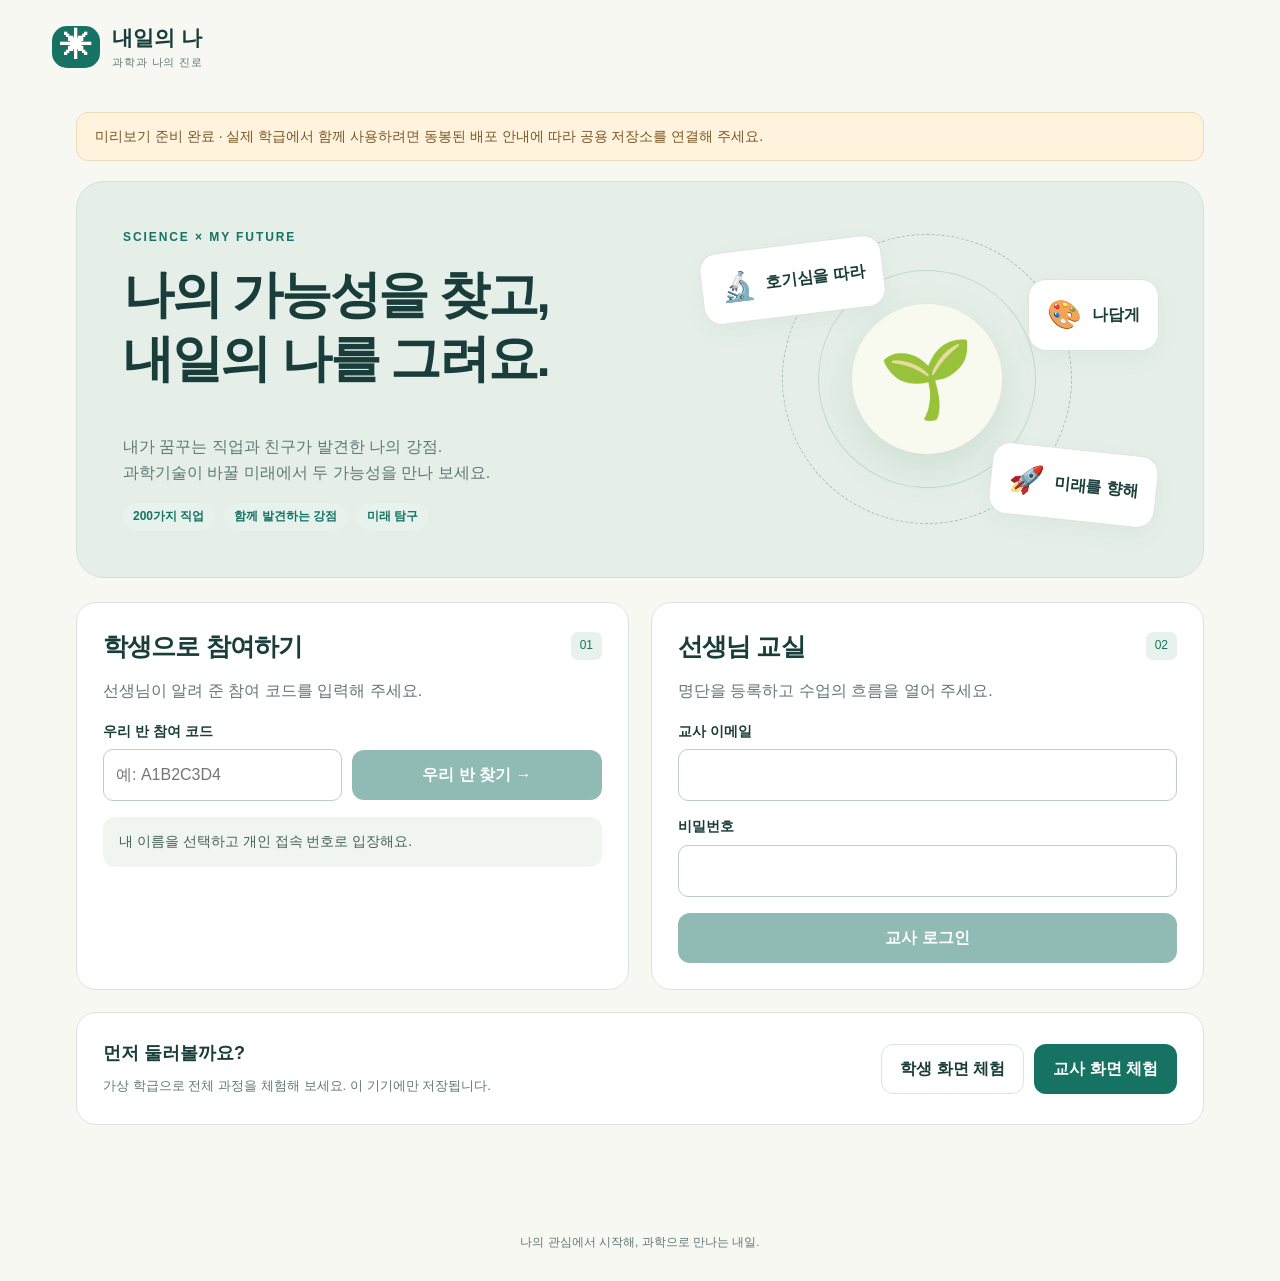
<file: index.html>
<!doctype html>
<html lang="ko"><head><meta charset="UTF-8"><meta name="viewport" content="width=device-width,initial-scale=1"><meta name="robots" content="noindex,nofollow"><title>내일의 나 · 과학과 나의 진로</title><link rel="stylesheet" href="style.css"><script src="vendor/qrcode.js"></script><script src="config.js"></script><script src="jobs.js"></script><script src="core.js"></script><script defer src="app.js"></script></head>
<body><header><a class="brand" href="./"><span class="brand-mark">✳</span><span>내일의 나<small>과학과 나의 진로</small></span></a><div id="header-actions"></div></header><main id="app"></main><div id="toast" role="status" aria-live="polite"></div><footer>나의 관심에서 시작해, 과학으로 만나는 내일.</footer><dialog id="modal"><div id="modal-body"></div><button id="close-modal" class="secondary">닫기</button></dialog></body></html>
</file>
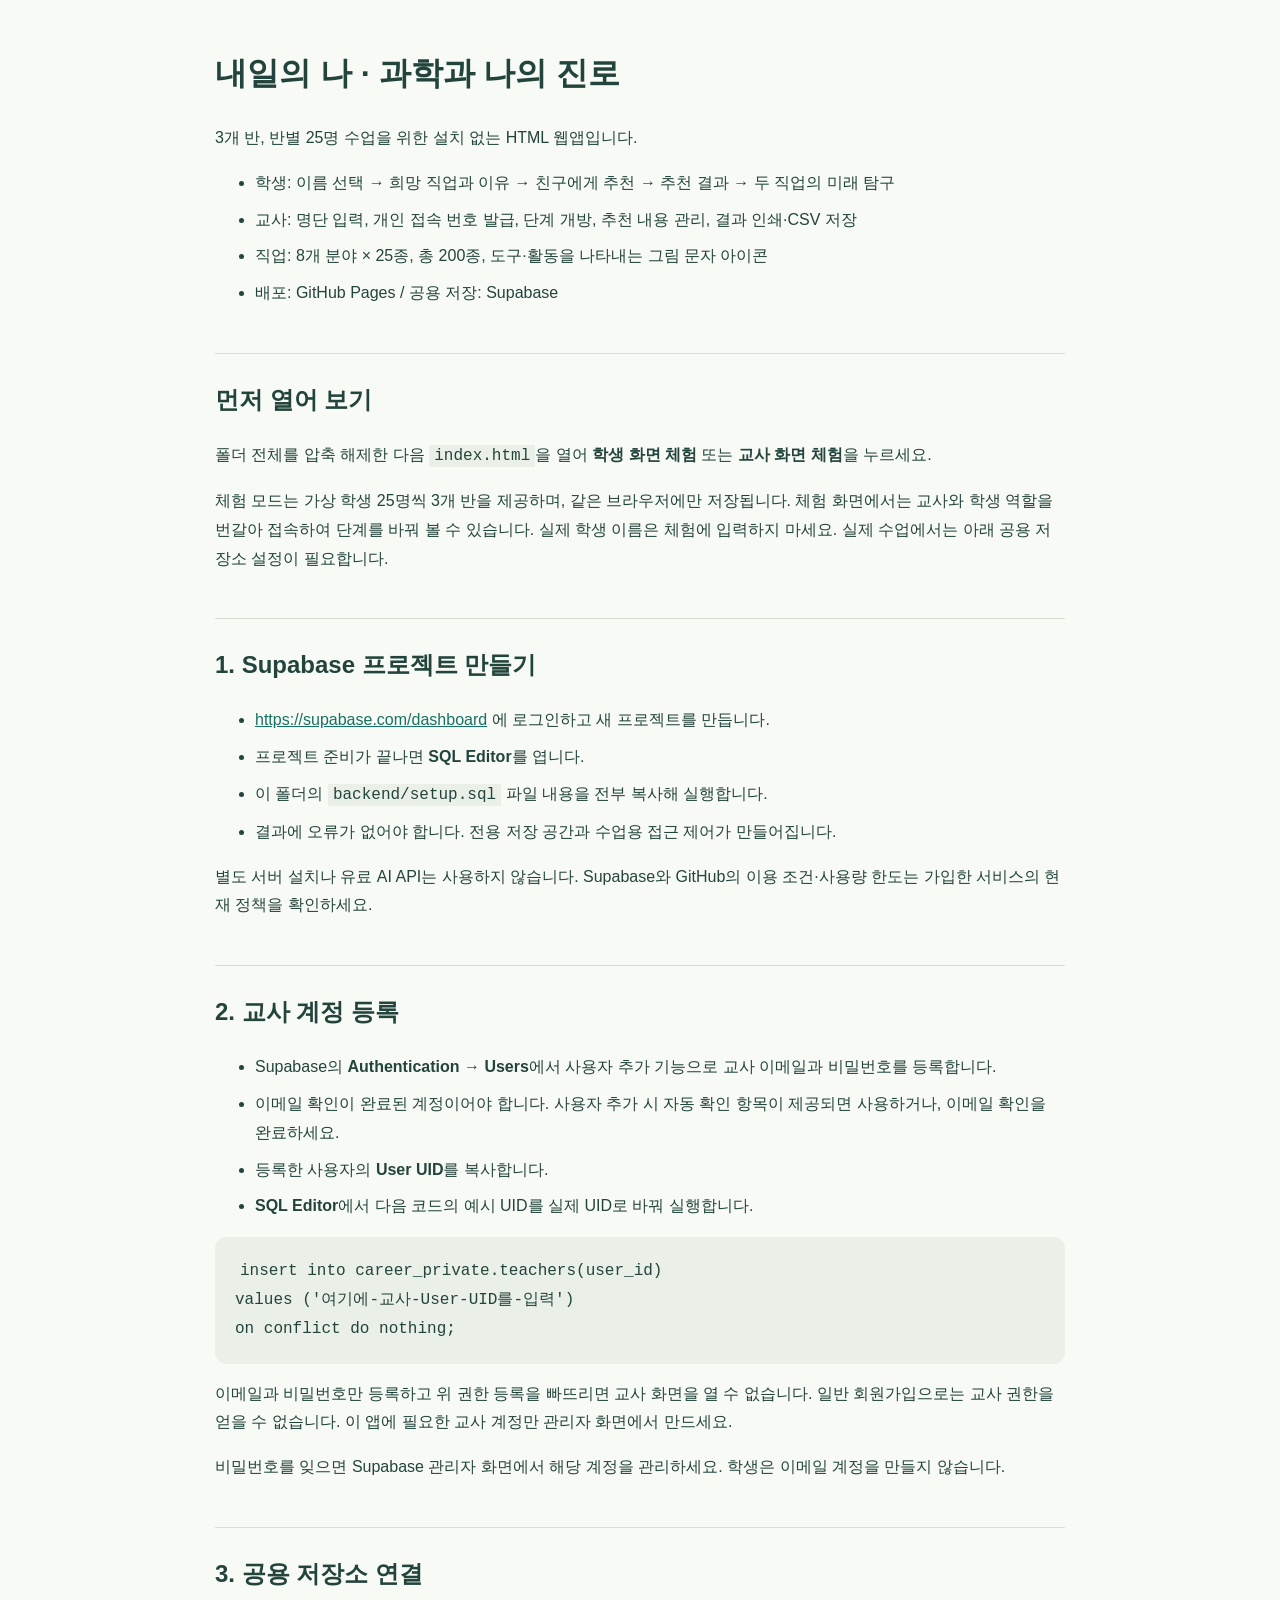
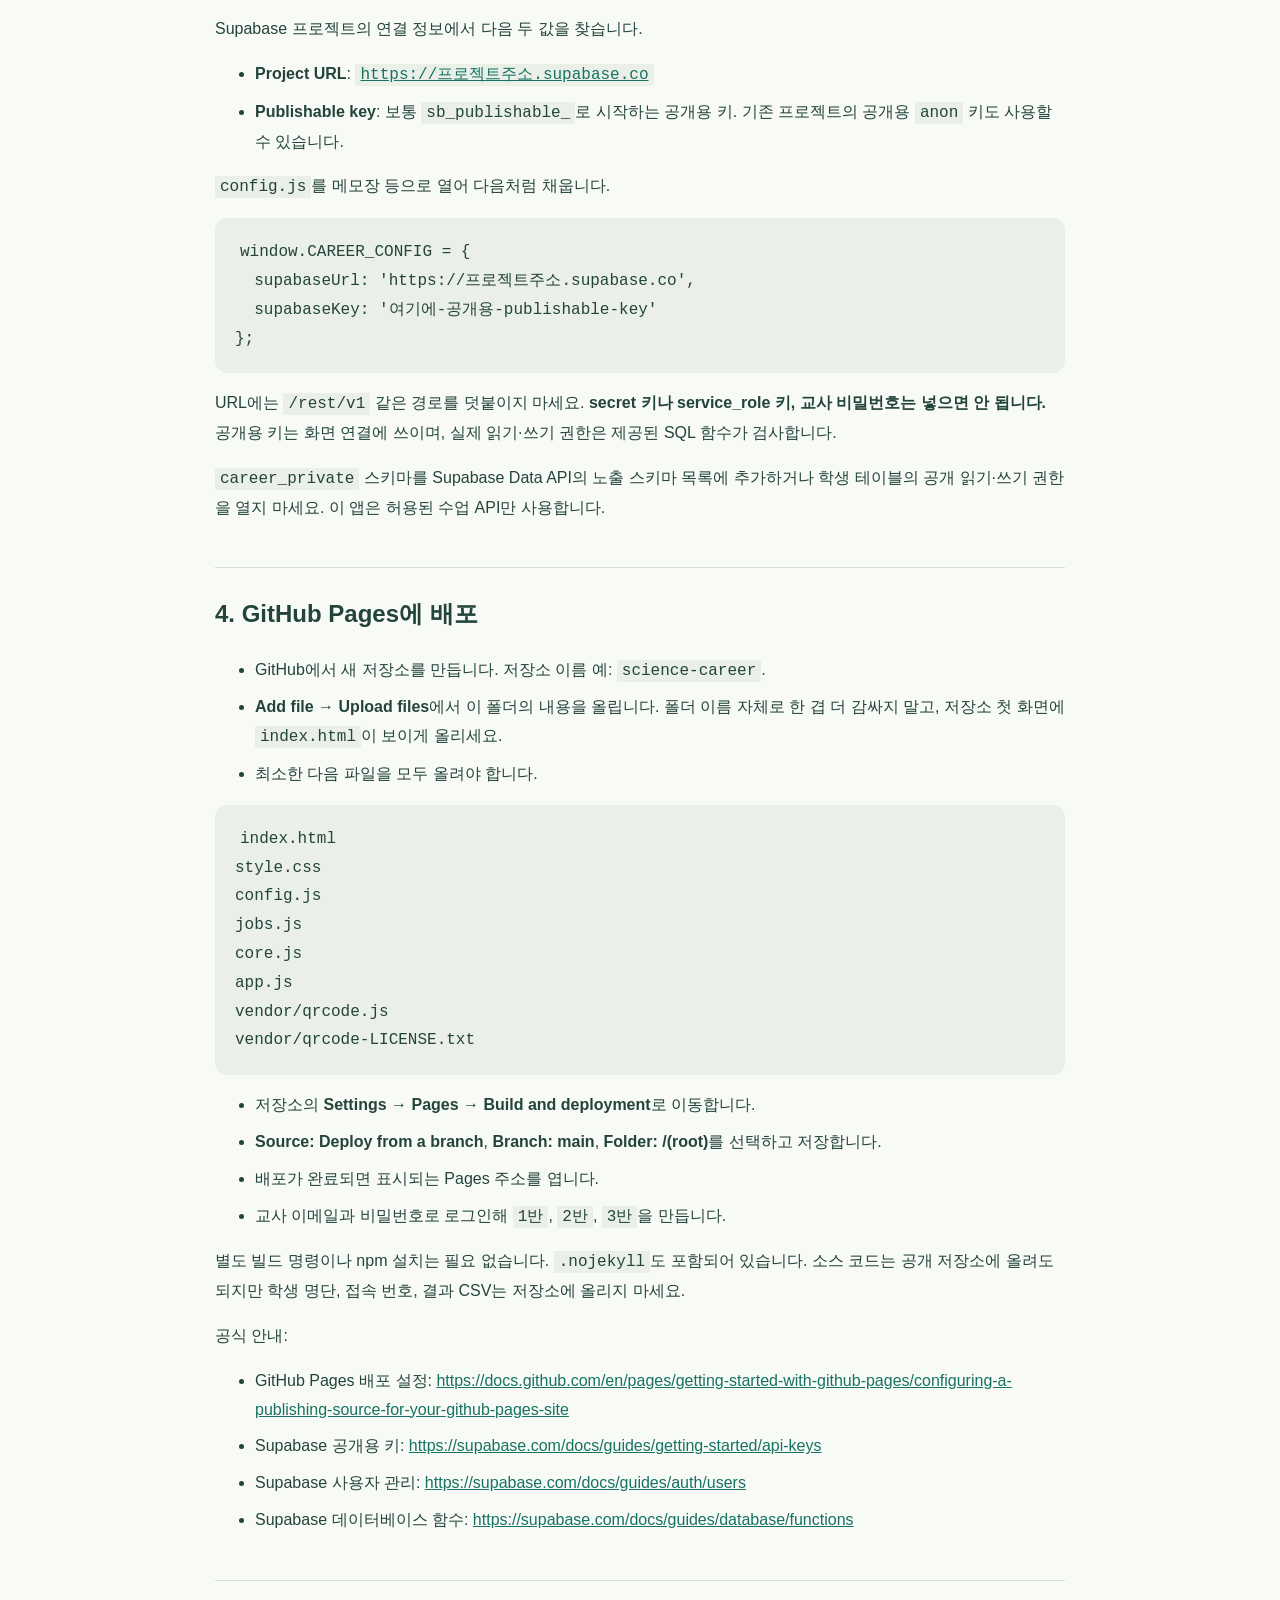
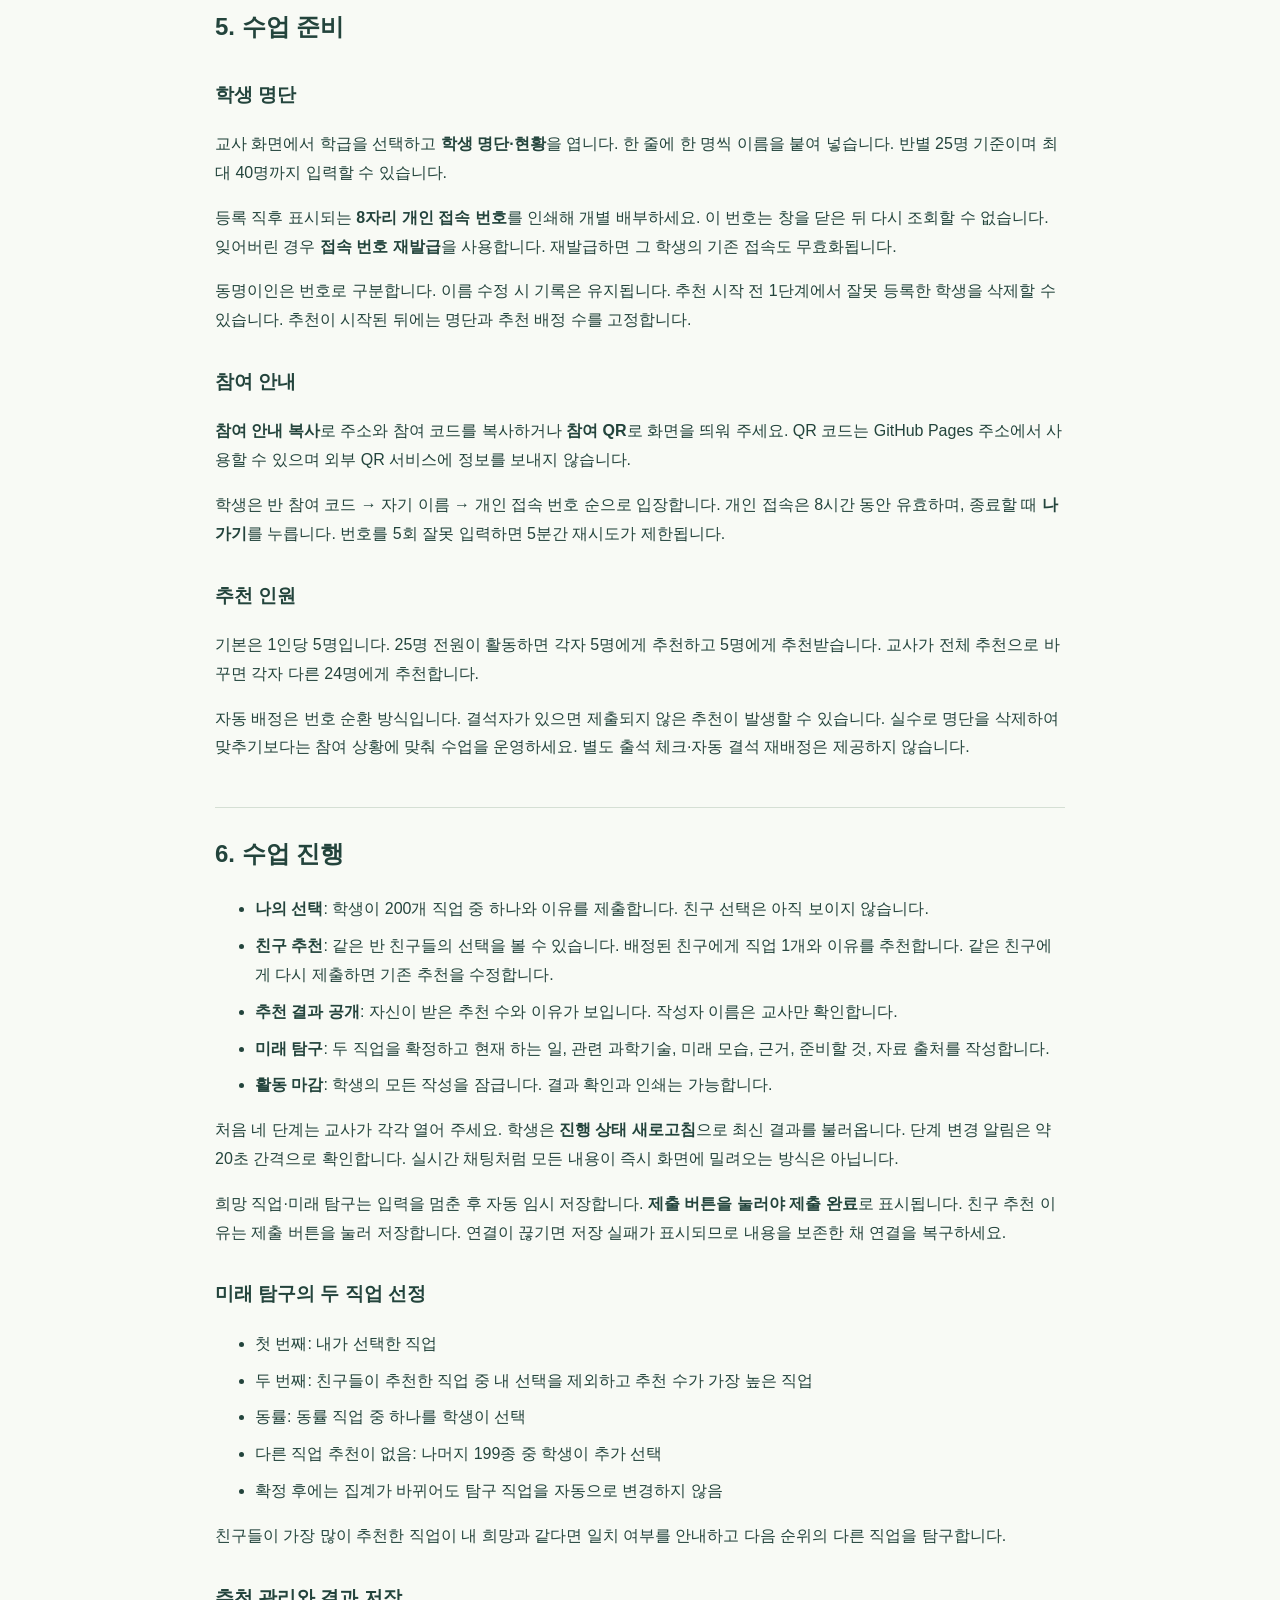
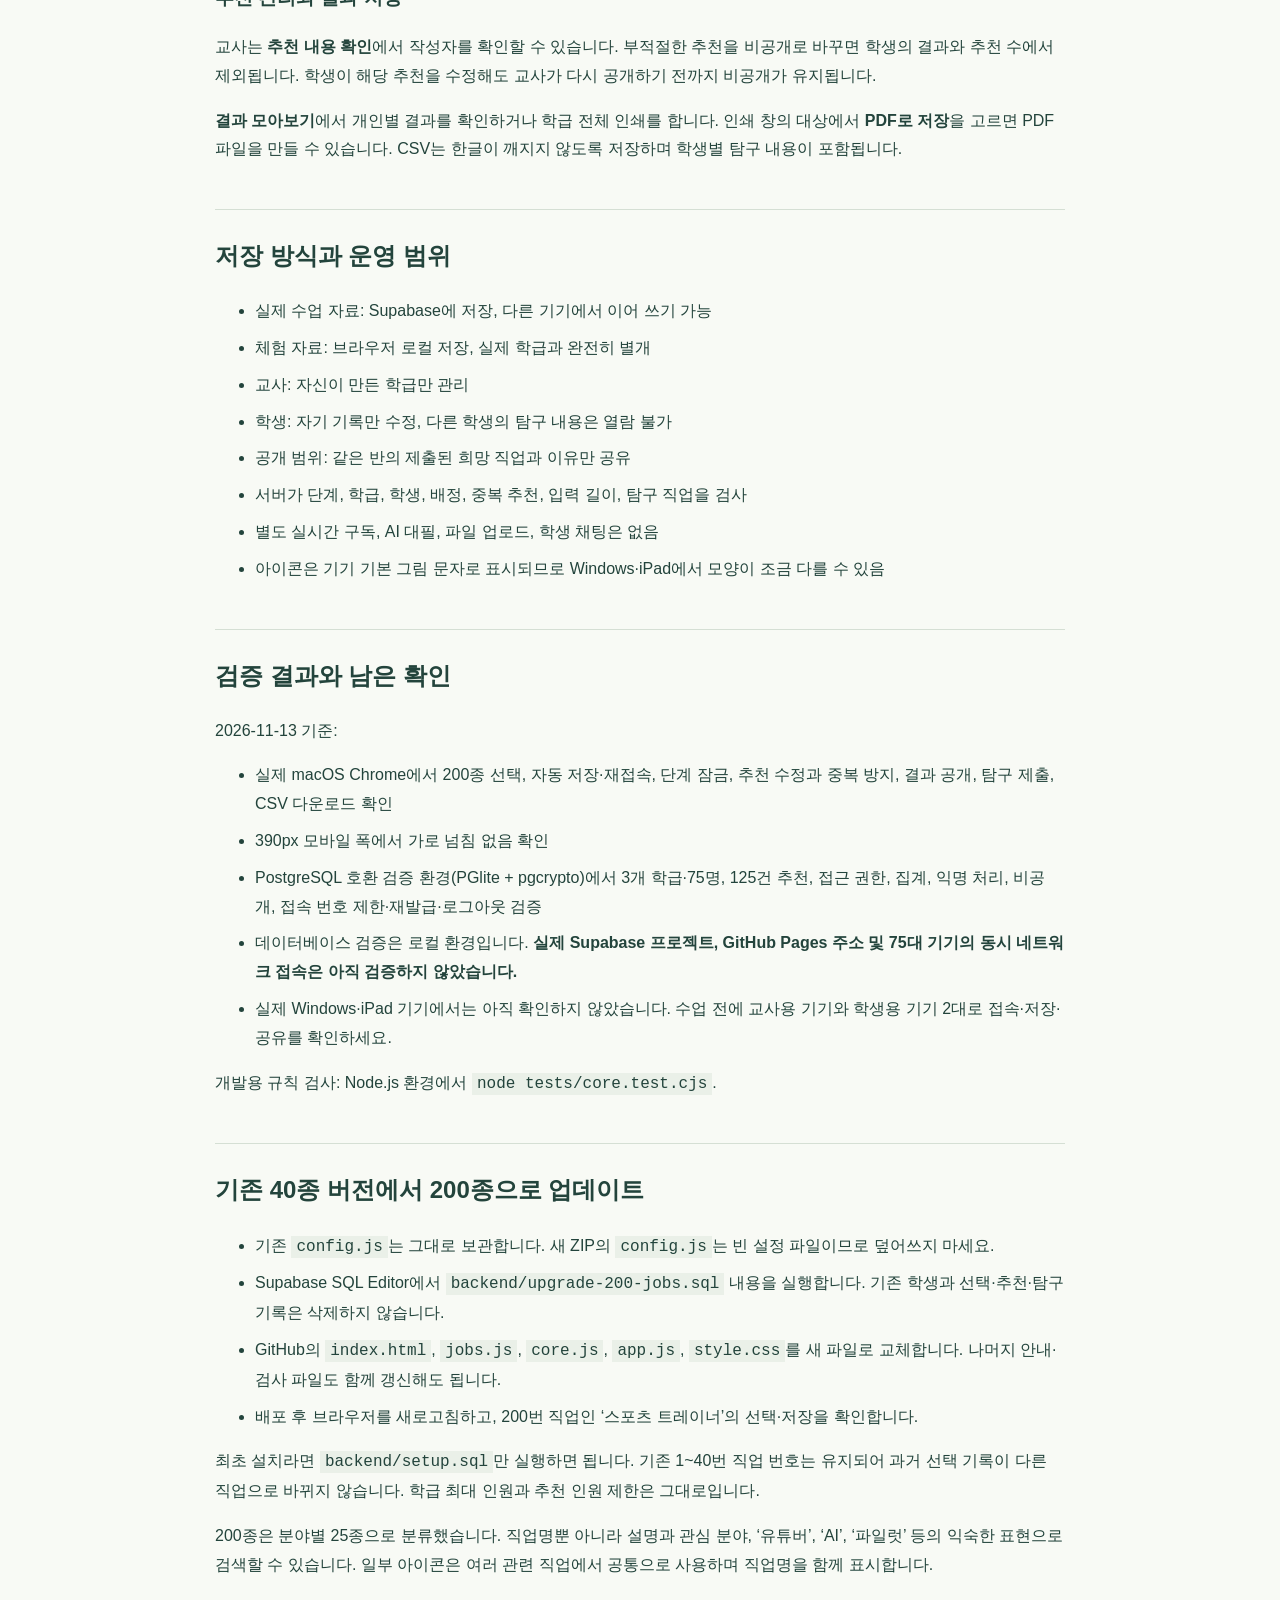
<file: guide.html>
<!doctype html><html lang="ko"><meta charset="UTF-8"><meta name="viewport" content="width=device-width,initial-scale=1"><title>내일의 나 · 배포와 수업 안내</title><style>body{max-width:850px;margin:45px auto;padding:0 24px;font:16px/1.8 "Malgun Gothic",sans-serif;color:#23443c;background:#f8faf5}h1{font-size:32px}h2{margin-top:45px;border-top:1px solid #d5dfd4;padding-top:24px}h3{margin-top:30px}pre{padding:20px;background:#eaf0e8;border-radius:12px;overflow:auto}code{background:#eaf0e8;padding:2px 5px}li{margin:8px 0}a{color:#167263;overflow-wrap:anywhere}</style><body><h1>내일의 나 · 과학과 나의 진로</h1><p>3개 반, 반별 25명 수업을 위한 설치 없는 HTML 웹앱입니다.</p><ul><li>학생: 이름 선택 → 희망 직업과 이유 → 친구에게 추천 → 추천 결과 → 두 직업의 미래 탐구</li><li>교사: 명단 입력, 개인 접속 번호 발급, 단계 개방, 추천 내용 관리, 결과 인쇄·CSV 저장</li><li>직업: 8개 분야 × 25종, 총 200종, 도구·활동을 나타내는 그림 문자 아이콘</li><li>배포: GitHub Pages / 공용 저장: Supabase</li></ul><h2>먼저 열어 보기</h2><p>폴더 전체를 압축 해제한 다음 <code>index.html</code>을 열어 <strong>학생 화면 체험</strong> 또는 <strong>교사 화면 체험</strong>을 누르세요.</p><p>체험 모드는 가상 학생 25명씩 3개 반을 제공하며, 같은 브라우저에만 저장됩니다. 체험 화면에서는 교사와 학생 역할을 번갈아 접속하여 단계를 바꿔 볼 수 있습니다. 실제 학생 이름은 체험에 입력하지 마세요. 실제 수업에서는 아래 공용 저장소 설정이 필요합니다.</p><h2>1. Supabase 프로젝트 만들기</h2><ul><li><a href="https://supabase.com/dashboard" target="_blank" rel="noopener">https://supabase.com/dashboard</a> 에 로그인하고 새 프로젝트를 만듭니다.</li><li>프로젝트 준비가 끝나면 <strong>SQL Editor</strong>를 엽니다.</li><li>이 폴더의 <code>backend/setup.sql</code> 파일 내용을 전부 복사해 실행합니다.</li><li>결과에 오류가 없어야 합니다. 전용 저장 공간과 수업용 접근 제어가 만들어집니다.</li></ul><p>별도 서버 설치나 유료 AI API는 사용하지 않습니다. Supabase와 GitHub의 이용 조건·사용량 한도는 가입한 서비스의 현재 정책을 확인하세요.</p><h2>2. 교사 계정 등록</h2><ul><li>Supabase의 <strong>Authentication → Users</strong>에서 사용자 추가 기능으로 교사 이메일과 비밀번호를 등록합니다.</li><li>이메일 확인이 완료된 계정이어야 합니다. 사용자 추가 시 자동 확인 항목이 제공되면 사용하거나, 이메일 확인을 완료하세요.</li><li>등록한 사용자의 <strong>User UID</strong>를 복사합니다.</li><li><strong>SQL Editor</strong>에서 다음 코드의 예시 UID를 실제 UID로 바꿔 실행합니다.</li></ul><pre><code>insert into career_private.teachers(user_id)
values (&#x27;여기에-교사-User-UID를-입력&#x27;)
on conflict do nothing;</code></pre><p>이메일과 비밀번호만 등록하고 위 권한 등록을 빠뜨리면 교사 화면을 열 수 없습니다. 일반 회원가입으로는 교사 권한을 얻을 수 없습니다. 이 앱에 필요한 교사 계정만 관리자 화면에서 만드세요.</p><p>비밀번호를 잊으면 Supabase 관리자 화면에서 해당 계정을 관리하세요. 학생은 이메일 계정을 만들지 않습니다.</p><h2>3. 공용 저장소 연결</h2><p>Supabase 프로젝트의 연결 정보에서 다음 두 값을 찾습니다.</p><ul><li><strong>Project URL</strong>: <code><a href="https://프로젝트주소.supabase.co" target="_blank" rel="noopener">https://프로젝트주소.supabase.co</a></code></li><li><strong>Publishable key</strong>: 보통 <code>sb_publishable_</code>로 시작하는 공개용 키. 기존 프로젝트의 공개용 <code>anon</code> 키도 사용할 수 있습니다.</li></ul><p><code>config.js</code>를 메모장 등으로 열어 다음처럼 채웁니다.</p><pre><code>window.CAREER_CONFIG = {
  supabaseUrl: &#x27;https://프로젝트주소.supabase.co&#x27;,
  supabaseKey: &#x27;여기에-공개용-publishable-key&#x27;
};</code></pre><p>URL에는 <code>/rest/v1</code> 같은 경로를 덧붙이지 마세요. <strong>secret 키나 service_role 키, 교사 비밀번호는 넣으면 안 됩니다.</strong> 공개용 키는 화면 연결에 쓰이며, 실제 읽기·쓰기 권한은 제공된 SQL 함수가 검사합니다.</p><p><code>career_private</code> 스키마를 Supabase Data API의 노출 스키마 목록에 추가하거나 학생 테이블의 공개 읽기·쓰기 권한을 열지 마세요. 이 앱은 허용된 수업 API만 사용합니다.</p><h2>4. GitHub Pages에 배포</h2><ul><li>GitHub에서 새 저장소를 만듭니다. 저장소 이름 예: <code>science-career</code>.</li><li><strong>Add file → Upload files</strong>에서 이 폴더의 내용을 올립니다. 폴더 이름 자체로 한 겹 더 감싸지 말고, 저장소 첫 화면에 <code>index.html</code>이 보이게 올리세요.</li><li>최소한 다음 파일을 모두 올려야 합니다.</li></ul><pre><code>index.html
style.css
config.js
jobs.js
core.js
app.js
vendor/qrcode.js
vendor/qrcode-LICENSE.txt</code></pre><ul><li>저장소의 <strong>Settings → Pages → Build and deployment</strong>로 이동합니다.</li><li><strong>Source: Deploy from a branch</strong>, <strong>Branch: main</strong>, <strong>Folder: /(root)</strong>를 선택하고 저장합니다.</li><li>배포가 완료되면 표시되는 Pages 주소를 엽니다.</li><li>교사 이메일과 비밀번호로 로그인해 <code>1반</code>, <code>2반</code>, <code>3반</code>을 만듭니다.</li></ul><p>별도 빌드 명령이나 npm 설치는 필요 없습니다. <code>.nojekyll</code>도 포함되어 있습니다. 소스 코드는 공개 저장소에 올려도 되지만 학생 명단, 접속 번호, 결과 CSV는 저장소에 올리지 마세요.</p><p>공식 안내:</p><ul><li>GitHub Pages 배포 설정: <a href="https://docs.github.com/en/pages/getting-started-with-github-pages/configuring-a-publishing-source-for-your-github-pages-site" target="_blank" rel="noopener">https://docs.github.com/en/pages/getting-started-with-github-pages/configuring-a-publishing-source-for-your-github-pages-site</a></li><li>Supabase 공개용 키: <a href="https://supabase.com/docs/guides/getting-started/api-keys" target="_blank" rel="noopener">https://supabase.com/docs/guides/getting-started/api-keys</a></li><li>Supabase 사용자 관리: <a href="https://supabase.com/docs/guides/auth/users" target="_blank" rel="noopener">https://supabase.com/docs/guides/auth/users</a></li><li>Supabase 데이터베이스 함수: <a href="https://supabase.com/docs/guides/database/functions" target="_blank" rel="noopener">https://supabase.com/docs/guides/database/functions</a></li></ul><h2>5. 수업 준비</h2><h3>학생 명단</h3><p>교사 화면에서 학급을 선택하고 <strong>학생 명단·현황</strong>을 엽니다. 한 줄에 한 명씩 이름을 붙여 넣습니다. 반별 25명 기준이며 최대 40명까지 입력할 수 있습니다.</p><p>등록 직후 표시되는 <strong>8자리 개인 접속 번호</strong>를 인쇄해 개별 배부하세요. 이 번호는 창을 닫은 뒤 다시 조회할 수 없습니다. 잊어버린 경우 <strong>접속 번호 재발급</strong>을 사용합니다. 재발급하면 그 학생의 기존 접속도 무효화됩니다.</p><p>동명이인은 번호로 구분합니다. 이름 수정 시 기록은 유지됩니다. 추천 시작 전 1단계에서 잘못 등록한 학생을 삭제할 수 있습니다. 추천이 시작된 뒤에는 명단과 추천 배정 수를 고정합니다.</p><h3>참여 안내</h3><p><strong>참여 안내 복사</strong>로 주소와 참여 코드를 복사하거나 <strong>참여 QR</strong>로 화면을 띄워 주세요. QR 코드는 GitHub Pages 주소에서 사용할 수 있으며 외부 QR 서비스에 정보를 보내지 않습니다.</p><p>학생은 반 참여 코드 → 자기 이름 → 개인 접속 번호 순으로 입장합니다. 개인 접속은 8시간 동안 유효하며, 종료할 때 <strong>나가기</strong>를 누릅니다. 번호를 5회 잘못 입력하면 5분간 재시도가 제한됩니다.</p><h3>추천 인원</h3><p>기본은 1인당 5명입니다. 25명 전원이 활동하면 각자 5명에게 추천하고 5명에게 추천받습니다. 교사가 전체 추천으로 바꾸면 각자 다른 24명에게 추천합니다.</p><p>자동 배정은 번호 순환 방식입니다. 결석자가 있으면 제출되지 않은 추천이 발생할 수 있습니다. 실수로 명단을 삭제하여 맞추기보다는 참여 상황에 맞춰 수업을 운영하세요. 별도 출석 체크·자동 결석 재배정은 제공하지 않습니다.</p><h2>6. 수업 진행</h2><ul><li><strong>나의 선택</strong>: 학생이 200개 직업 중 하나와 이유를 제출합니다. 친구 선택은 아직 보이지 않습니다.</li><li><strong>친구 추천</strong>: 같은 반 친구들의 선택을 볼 수 있습니다. 배정된 친구에게 직업 1개와 이유를 추천합니다. 같은 친구에게 다시 제출하면 기존 추천을 수정합니다.</li><li><strong>추천 결과 공개</strong>: 자신이 받은 추천 수와 이유가 보입니다. 작성자 이름은 교사만 확인합니다.</li><li><strong>미래 탐구</strong>: 두 직업을 확정하고 현재 하는 일, 관련 과학기술, 미래 모습, 근거, 준비할 것, 자료 출처를 작성합니다.</li><li><strong>활동 마감</strong>: 학생의 모든 작성을 잠급니다. 결과 확인과 인쇄는 가능합니다.</li></ul><p>처음 네 단계는 교사가 각각 열어 주세요. 학생은 <strong>진행 상태 새로고침</strong>으로 최신 결과를 불러옵니다. 단계 변경 알림은 약 20초 간격으로 확인합니다. 실시간 채팅처럼 모든 내용이 즉시 화면에 밀려오는 방식은 아닙니다.</p><p>희망 직업·미래 탐구는 입력을 멈춘 후 자동 임시 저장합니다. <strong>제출 버튼을 눌러야 제출 완료</strong>로 표시됩니다. 친구 추천 이유는 제출 버튼을 눌러 저장합니다. 연결이 끊기면 저장 실패가 표시되므로 내용을 보존한 채 연결을 복구하세요.</p><h3>미래 탐구의 두 직업 선정</h3><ul><li>첫 번째: 내가 선택한 직업</li><li>두 번째: 친구들이 추천한 직업 중 내 선택을 제외하고 추천 수가 가장 높은 직업</li><li>동률: 동률 직업 중 하나를 학생이 선택</li><li>다른 직업 추천이 없음: 나머지 199종 중 학생이 추가 선택</li><li>확정 후에는 집계가 바뀌어도 탐구 직업을 자동으로 변경하지 않음</li></ul><p>친구들이 가장 많이 추천한 직업이 내 희망과 같다면 일치 여부를 안내하고 다음 순위의 다른 직업을 탐구합니다.</p><h3>추천 관리와 결과 저장</h3><p>교사는 <strong>추천 내용 확인</strong>에서 작성자를 확인할 수 있습니다. 부적절한 추천을 비공개로 바꾸면 학생의 결과와 추천 수에서 제외됩니다. 학생이 해당 추천을 수정해도 교사가 다시 공개하기 전까지 비공개가 유지됩니다.</p><p><strong>결과 모아보기</strong>에서 개인별 결과를 확인하거나 학급 전체 인쇄를 합니다. 인쇄 창의 대상에서 <strong>PDF로 저장</strong>을 고르면 PDF 파일을 만들 수 있습니다. CSV는 한글이 깨지지 않도록 저장하며 학생별 탐구 내용이 포함됩니다.</p><h2>저장 방식과 운영 범위</h2><ul><li>실제 수업 자료: Supabase에 저장, 다른 기기에서 이어 쓰기 가능</li><li>체험 자료: 브라우저 로컬 저장, 실제 학급과 완전히 별개</li><li>교사: 자신이 만든 학급만 관리</li><li>학생: 자기 기록만 수정, 다른 학생의 탐구 내용은 열람 불가</li><li>공개 범위: 같은 반의 제출된 희망 직업과 이유만 공유</li><li>서버가 단계, 학급, 학생, 배정, 중복 추천, 입력 길이, 탐구 직업을 검사</li><li>별도 실시간 구독, AI 대필, 파일 업로드, 학생 채팅은 없음</li><li>아이콘은 기기 기본 그림 문자로 표시되므로 Windows·iPad에서 모양이 조금 다를 수 있음</li></ul><h2>검증 결과와 남은 확인</h2><p>2026-11-13 기준:</p><ul><li>실제 macOS Chrome에서 200종 선택, 자동 저장·재접속, 단계 잠금, 추천 수정과 중복 방지, 결과 공개, 탐구 제출, CSV 다운로드 확인</li><li>390px 모바일 폭에서 가로 넘침 없음 확인</li><li>PostgreSQL 호환 검증 환경(PGlite + pgcrypto)에서 3개 학급·75명, 125건 추천, 접근 권한, 집계, 익명 처리, 비공개, 접속 번호 제한·재발급·로그아웃 검증</li><li>데이터베이스 검증은 로컬 환경입니다. <strong>실제 Supabase 프로젝트, GitHub Pages 주소 및 75대 기기의 동시 네트워크 접속은 아직 검증하지 않았습니다.</strong></li><li>실제 Windows·iPad 기기에서는 아직 확인하지 않았습니다. 수업 전에 교사용 기기와 학생용 기기 2대로 접속·저장·공유를 확인하세요.</li></ul><p>개발용 규칙 검사: Node.js 환경에서 <code>node tests/core.test.cjs</code>.</p><h2>기존 40종 버전에서 200종으로 업데이트</h2><ul><li>기존 <code>config.js</code>는 그대로 보관합니다. 새 ZIP의 <code>config.js</code>는 빈 설정 파일이므로 덮어쓰지 마세요.</li><li>Supabase SQL Editor에서 <code>backend/upgrade-200-jobs.sql</code> 내용을 실행합니다. 기존 학생과 선택·추천·탐구 기록은 삭제하지 않습니다.</li><li>GitHub의 <code>index.html</code>, <code>jobs.js</code>, <code>core.js</code>, <code>app.js</code>, <code>style.css</code>를 새 파일로 교체합니다. 나머지 안내·검사 파일도 함께 갱신해도 됩니다.</li><li>배포 후 브라우저를 새로고침하고, 200번 직업인 ‘스포츠 트레이너’의 선택·저장을 확인합니다.</li></ul><p>최초 설치라면 <code>backend/setup.sql</code>만 실행하면 됩니다. 기존 1~40번 직업 번호는 유지되어 과거 선택 기록이 다른 직업으로 바뀌지 않습니다. 학급 최대 인원과 추천 인원 제한은 그대로입니다.</p><p>200종은 분야별 25종으로 분류했습니다. 직업명뿐 아니라 설명과 관심 분야, ‘유튜버’, ‘AI’, ‘파일럿’ 등의 익숙한 표현으로 검색할 수 있습니다. 일부 아이콘은 여러 관련 직업에서 공통으로 사용하며 직업명을 함께 표시합니다.</p></body></html>
</file>
<file: style.css>
:root{--ink:#183d3a;--muted:#607874;--green:#167263;--pale:#e8f2ed;--paper:#f7f8f2;--line:#dce5dd;--orange:#e8a44a;--red:#b43e38}*{box-sizing:border-box}body{margin:0;background:var(--paper);color:var(--ink);font-family:Pretendard,'Apple SD Gothic Neo','Malgun Gothic',sans-serif;line-height:1.65;font-size:16px}header{max-width:1240px;margin:auto;padding:24px 32px;display:flex;justify-content:space-between;gap:20px;align-items:center}.brand{display:flex;gap:12px;align-items:center;text-decoration:none;color:var(--ink);font-size:21px;font-weight:800;line-height:1.3}.brand small{display:block;font-size:11px;font-weight:500;letter-spacing:.08em;margin-top:4px}.brand-mark{background:var(--green);color:white;border-radius:15px;font-size:32px;width:48px;text-align:center}main{max-width:1176px;margin:18px auto 80px;padding:0 24px}h1,h2,h3,p{margin-top:0}h1{font-size:clamp(32px,4vw,54px);line-height:1.25;letter-spacing:-.045em}h2{font-size:25px;line-height:1.4;letter-spacing:-.035em}h3{font-size:18px}p{color:var(--muted)}small,.muted{color:var(--muted)}button,input,select,textarea{font:inherit}button{cursor:pointer;border:1px solid transparent;border-radius:12px;padding:11px 18px;background:var(--green);color:white;font-weight:700;min-height:46px}button:hover{filter:brightness(.96)}button:disabled{opacity:.48;cursor:not-allowed}button.secondary{background:white;color:var(--ink);border-color:var(--line)}button.ghost{background:transparent;color:var(--muted);padding:8px 12px}button.danger{background:#fff0ee;color:var(--red);border-color:#f0ceca}button:focus-visible,a:focus-visible,input:focus-visible,textarea:focus-visible,select:focus-visible{outline:3px solid var(--orange);outline-offset:3px}input,select,textarea{width:100%;border:1px solid #bdcec6;border-radius:10px;background:#fff;padding:12px;color:var(--ink);min-width:0}textarea{resize:vertical;min-height:110px}label{display:block;font-weight:650;margin:14px 0 6px;font-size:14px}form{margin:0}.hero{background:#e5efe7;border:1px solid #d4e1d7;border-radius:28px;padding:46px;display:grid;grid-template-columns:1.2fr 1fr;align-items:center;gap:20px;overflow:hidden}.eyebrow{font-size:12px;letter-spacing:.16em;color:var(--green);font-weight:800;margin-bottom:16px}.hero p{max-width:420px}.hero-art{position:relative;height:300px;display:flex;align-items:center;justify-content:center}.orbit{position:absolute;width:290px;height:290px;border:1px dashed #a5bfb0;border-radius:50%;transform:rotate(-18deg)}.orbit:after{content:'';position:absolute;inset:35px;border:1px solid #c6d9cb;border-radius:50%}.planet{width:150px;height:150px;background:#f8faf0;border-radius:50%;box-shadow:0 15px 40px #406e5520;display:grid;place-items:center;font-size:76px;z-index:1}.float{position:absolute;background:white;border:1px solid var(--line);box-shadow:0 8px 22px #4569500c;padding:12px 18px;border-radius:18px;z-index:2;font-weight:700;display:flex;gap:10px;align-items:center}.float span{font-size:28px}.float.a{top:15px;left:5px;transform:rotate(-7deg)}.float.b{bottom:8px;right:0;transform:rotate(6deg)}.float.c{right:-2px;top:50px}.grid2{display:grid;grid-template-columns:1fr 1fr;gap:22px}.grid3{display:grid;grid-template-columns:repeat(3,1fr);gap:18px}.panel{background:white;border:1px solid var(--line);padding:26px;border-radius:20px;margin-bottom:22px}.entrance{margin-top:24px}.panel-title{display:flex;justify-content:space-between;align-items:center;gap:14px;margin-bottom:14px}.panel-title h2,.panel-title h3{margin:0}.number{font-size:12px;color:var(--green);background:var(--pale);border-radius:7px;padding:4px 9px}.row{display:flex;gap:10px;align-items:center;flex-wrap:wrap}.row>*{min-width:0}.row.grow>*{flex:1}.stack{display:grid;gap:12px}.note{padding:13px 16px;background:#f1f5ef;border-radius:12px;color:#456158;font-size:14px;margin:16px 0}.notice{background:#fff3dd;color:#795726;border:1px solid #eedbb6;padding:12px 18px;border-radius:12px;margin-bottom:20px;font-size:14px}.badge{display:inline-flex;font-size:12px;font-weight:700;padding:4px 10px;border-radius:20px;background:var(--pale);color:var(--green)}.tabs,.steps{display:flex;gap:8px;overflow:auto;padding:3px 0 18px;margin-bottom:8px}.tabs button,.steps button{white-space:nowrap;background:white;color:var(--muted);border-color:var(--line)}.tabs button.active,.steps button.active{background:var(--green);color:white;border-color:var(--green)}.steps button{flex:1}.job-grid{display:grid;grid-template-columns:repeat(5,minmax(0,1fr));gap:10px;margin:18px 0;max-height:480px;overflow:auto;padding:3px}.job{position:relative;display:flex;flex-direction:column;align-items:center;justify-content:center;gap:6px;padding:18px 9px;background:#fff;color:var(--ink);border:1px solid var(--line);min-height:125px;font-size:13px;line-height:1.4}.job .icon{font-size:37px;line-height:1.3}.job.selected{border:2px solid var(--green);background:var(--pale)}.job.selected:after{content:'✓';position:absolute;right:7px;top:5px;color:var(--green)}.filters{display:flex;gap:7px;overflow:auto;padding:12px 0}.filters button{white-space:nowrap;font-size:12px;min-height:36px;padding:7px 12px;background:#f2f5ef;color:var(--muted)}.filters button.active{background:#dceee5;color:var(--green)}.selected-summary{padding:17px;background:var(--pale);border-radius:12px;margin:14px 0}.selected-summary b{font-size:18px}.selected-summary p{margin:5px 0 0}.student-card{padding:20px;background:white;border:1px solid var(--line);border-radius:17px;display:flex;flex-direction:column;gap:9px;min-width:0}.student-card h3{margin:0}.student-card p{font-size:14px;white-space:pre-wrap;overflow-wrap:anywhere}.student-card button{margin-top:auto}.big-icon{font-size:38px}.toolbar{display:flex;justify-content:space-between;align-items:center;gap:16px;margin:22px 0}.toolbar h1{font-size:32px;margin:0}.table-wrap{overflow:auto}table{width:100%;border-collapse:collapse;font-size:14px}th,td{text-align:left;padding:12px;border-bottom:1px solid var(--line);white-space:nowrap}th{background:#f5f7f2;color:var(--muted)}td button{font-size:12px;padding:7px 10px;min-height:34px}.progress{height:9px;background:#edf1eb;border-radius:8px;overflow:hidden}.progress i{height:100%;display:block;background:var(--green)}.stat{background:#edf4ee;border-radius:14px;padding:18px}.stat strong{display:block;font-size:30px}.stat span{font-size:13px;color:var(--muted)}.result-row{display:grid;grid-template-columns:150px 1fr 45px;gap:12px;align-items:center;margin:14px 0}.result-row b{font-size:14px}.reason{padding:14px;border-left:3px solid #d4e7da;background:#f6f8f4;margin:10px 0;white-space:pre-wrap;overflow-wrap:anywhere}.empty{text-align:center;padding:40px 20px;color:var(--muted)}.empty span{font-size:42px;display:block;margin-bottom:12px}.save-state{font-size:13px;color:var(--green);min-height:24px}.error{color:var(--red);font-size:14px;margin:10px 0;white-space:pre-wrap}#toast{position:fixed;bottom:25px;left:50%;transform:translateX(-50%);max-width:90vw;border-radius:14px;background:#193f38;color:white;padding:12px 22px;box-shadow:0 5px 25px #0002;display:none;z-index:20}footer{text-align:center;padding:28px;font-size:12px;color:var(--muted)}dialog{border:1px solid var(--line);border-radius:22px;max-width:720px;width:90vw;max-height:90vh;padding:28px;color:var(--ink)}dialog::backdrop{background:#143b3555}dialog #close-modal{margin-top:18px}.print-card{break-after:page}.print-card h2{margin-top:20px}.print-card p{white-space:pre-wrap;overflow-wrap:anywhere}.print-only{display:none}a{color:var(--green)}.check{display:flex;gap:10px;align-items:center}.check input{width:auto}.text-link{font-size:13px}.references a{display:block;overflow-wrap:anywhere}.wide{width:100%}@media(max-width:800px){.hero{padding:28px;grid-template-columns:1fr}.hero-art{display:none}.grid2{grid-template-columns:1fr}.grid3{grid-template-columns:repeat(2,1fr)}.job-grid{grid-template-columns:repeat(4,1fr)}header{padding:20px}.hero h1{font-size:39px}}@media(max-width:480px){main{padding:0 14px}.panel{padding:18px}.grid3{grid-template-columns:1fr}.job-grid{grid-template-columns:repeat(3,1fr);gap:7px}.job{min-height:115px;font-size:12px}.toolbar{align-items:flex-start;flex-direction:column}.steps button{font-size:12px;padding:9px}.result-row{grid-template-columns:120px 1fr 35px}.brand{font-size:18px}header{padding:16px 14px}#header-actions{font-size:12px}.hero{padding:25px}.hero h1{font-size:34px}}@media print{body{background:white;font-size:11pt}body>*{display:none!important}#print-root{display:block!important;color:#111}#print-root h1{font-size:24pt}#print-root h2{font-size:16pt}#print-root p{color:#222}.print-card{padding:15mm}.print-card:last-child{break-after:auto}.no-print{display:none!important}}

#qr-guide svg{width:290px;max-width:100%;height:auto}
</file>
